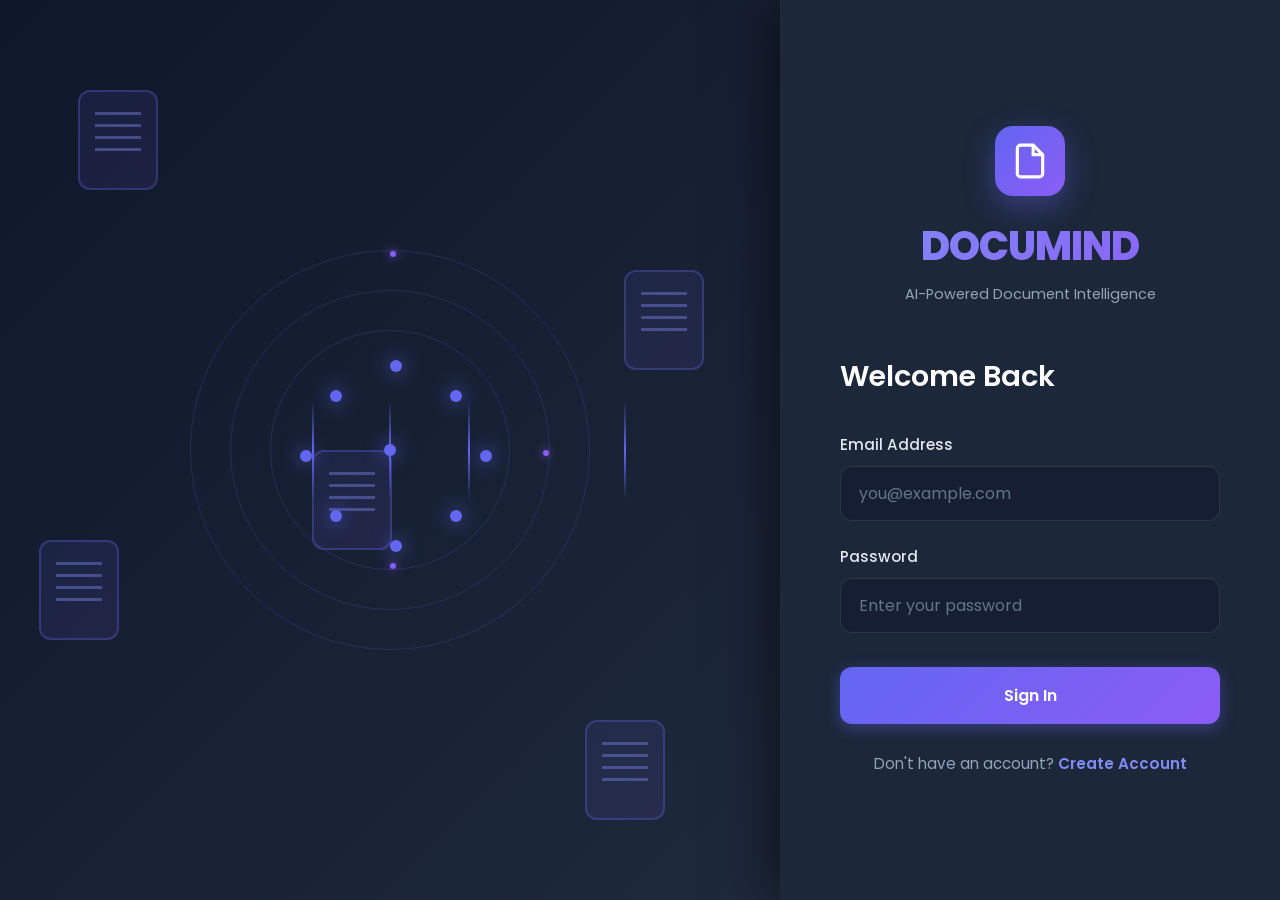
<file: templates/login.html>
<!DOCTYPE html>
<html lang="en">
<head>
    <meta charset="UTF-8">
    <meta name="viewport" content="width=device-width, initial-scale=1.0">
    <title>DocuMind - Login</title>
    <link href="https://fonts.googleapis.com/css2?family=Poppins:wght@300;400;500;600;700;800&display=swap" rel="stylesheet">
    <link rel="stylesheet" href="/static/login_style.css">
</head>
<body>
    <div class="left-section">
        <div class="animation-container">
            <div class="floating-docs">
                <div class="doc-icon"></div>
                <div class="doc-icon"></div>
                <div class="doc-icon"></div>
                <div class="doc-icon"></div>
                <div class="doc-icon"></div>
            </div>

            <div class="data-stream"></div>
            <div class="data-stream"></div>
            <div class="data-stream"></div>
            <div class="data-stream"></div>

            <div class="orbit-container">
                <div class="orbit">
                    <div class="particle"></div>
                </div>
                <div class="orbit">
                    <div class="particle"></div>
                </div>
                <div class="orbit">
                    <div class="particle"></div>
                </div>
            </div>

            <div class="ai-core">
                <div class="neural-network">
                    <div class="node"></div>
                    <div class="node"></div>
                    <div class="node"></div>
                    <div class="node"></div>
                    <div class="node"></div>
                    <div class="node"></div>
                    <div class="node"></div>
                    <div class="node"></div>
                    <div class="node"></div>
                </div>
            </div>
        </div>
    </div>

    <div class="right-section">
        <div class="login-container">
            <div class="logo-section">
                <div class="logo-icon">
                    <svg viewBox="0 0 24 24" fill="none" stroke="currentColor" stroke-width="2">
                        <path d="M14 2H6a2 2 0 0 0-2 2v16a2 2 0 0 0 2 2h12a2 2 0 0 0 2-2V8z"></path>
                        <polyline points="14 2 14 8 20 8"></polyline>
                    </svg>
                </div>
                <h1>DOCUMIND</h1>
                <p class="subtitle">AI-Powered Document Intelligence</p>
            </div>
            
            <h2 id="formTitle">Welcome Back</h2>
            
            <div class="error" id="errorMsg"></div>
            <div class="success" id="successMsg"></div>
            
            <form id="authForm">
                <div class="form-group">
                    <label for="email">Email Address</label>
                    <input type="email" id="email" placeholder="you@example.com" required autocomplete="email">
                </div>
                
                <div class="form-group">
                    <label for="password">Password</label>
                    <input type="password" id="password" placeholder="Enter your password" required autocomplete="current-password">
                </div>
                
                <button type="submit" id="submitBtn">Sign In</button>
            </form>
            
            <div class="toggle-form">
                <span>Don't have an account? <a id="toggleLink">Create Account</a></span>
            </div>
        </div>
    </div>

    <div class="loading-overlay" id="loadingOverlay">
        <div class="loader">
            <div class="document-loader">
                <div class="doc-page"></div>
                <div class="doc-page"></div>
                <div class="doc-page"></div>
            </div>
            <div class="ai-brain">
                <div class="brain-core"></div>
                <div class="brain-wave"></div>
                <div class="brain-wave"></div>
                <div class="brain-wave"></div>
            </div>
        </div>
        <p class="loading-text">Logging In</p>
        <p class="loading-subtext">Securing your session...</p>
    </div>

    
    <script src="/static/script_login.js"></script>
    
</body>
</html>
</file>
<file: static/login_style.css>
* {
            margin: 0;
            padding: 0;
            box-sizing: border-box;
        }

        body {
            font-family: 'Poppins', sans-serif;
            background: #0f172a;
            min-height: 100vh;
            display: flex;
            overflow: hidden;
        }

        .left-section {
            flex: 1;
            background: linear-gradient(135deg, #0f172a 0%, #1e293b 100%);
            display: flex;
            align-items: center;
            justify-content: center;
            position: relative;
            overflow: hidden;
        }

        .animation-container {
            position: relative;
            width: 100%;
            height: 100%;
            display: flex;
            align-items: center;
            justify-content: center;
        }

        /* Floating Documents Animation */
        .floating-docs {
            position: absolute;
            width: 100%;
            height: 100%;
        }

        .doc-icon {
            position: absolute;
            width: 80px;
            height: 100px;
            background: linear-gradient(135deg, rgba(99, 102, 241, 0.1), rgba(139, 92, 246, 0.1));
            border: 2px solid rgba(99, 102, 241, 0.3);
            border-radius: 12px;
            animation: float 15s infinite ease-in-out;
        }

        .doc-icon::before {
            content: '';
            position: absolute;
            top: 20px;
            left: 15px;
            right: 15px;
            height: 3px;
            background: rgba(129, 140, 248, 0.4);
            box-shadow: 0 12px 0 rgba(129, 140, 248, 0.4),
                        0 24px 0 rgba(129, 140, 248, 0.4),
                        0 36px 0 rgba(129, 140, 248, 0.4);
        }

        .doc-icon:nth-child(1) {
            top: 10%;
            left: 10%;
            animation-delay: 0s;
            animation-duration: 12s;
        }

        .doc-icon:nth-child(2) {
            top: 60%;
            left: 5%;
            animation-delay: 2s;
            animation-duration: 14s;
        }

        .doc-icon:nth-child(3) {
            top: 30%;
            left: 80%;
            animation-delay: 4s;
            animation-duration: 16s;
        }

        .doc-icon:nth-child(4) {
            top: 80%;
            left: 75%;
            animation-delay: 1s;
            animation-duration: 13s;
        }

        .doc-icon:nth-child(5) {
            top: 50%;
            left: 40%;
            animation-delay: 3s;
            animation-duration: 15s;
        }

        @keyframes float {
            0%, 100% {
                transform: translate(0, 0) rotate(0deg);
                opacity: 0.3;
            }
            25% {
                transform: translate(20px, -30px) rotate(5deg);
                opacity: 0.6;
            }
            50% {
                transform: translate(-15px, -60px) rotate(-5deg);
                opacity: 0.4;
            }
            75% {
                transform: translate(30px, -30px) rotate(3deg);
                opacity: 0.5;
            }
        }

        /* Central AI Brain */
        .ai-core {
            position: relative;
            width: 300px;
            height: 300px;
            z-index: 10;
        }

        .neural-network {
            position: absolute;
            width: 100%;
            height: 100%;
        }

        .node {
            position: absolute;
            width: 12px;
            height: 12px;
            background: #6366f1;
            border-radius: 50%;
            box-shadow: 0 0 20px #6366f1;
            animation: pulse 2s ease-in-out infinite;
        }

        .node:nth-child(1) { top: 50%; left: 50%; transform: translate(-50%, -50%); }
        .node:nth-child(2) { top: 20%; left: 50%; animation-delay: 0.2s; }
        .node:nth-child(3) { top: 80%; left: 50%; animation-delay: 0.4s; }
        .node:nth-child(4) { top: 50%; left: 20%; animation-delay: 0.6s; }
        .node:nth-child(5) { top: 50%; left: 80%; animation-delay: 0.8s; }
        .node:nth-child(6) { top: 30%; left: 30%; animation-delay: 1s; }
        .node:nth-child(7) { top: 70%; left: 70%; animation-delay: 1.2s; }
        .node:nth-child(8) { top: 30%; left: 70%; animation-delay: 1.4s; }
        .node:nth-child(9) { top: 70%; left: 30%; animation-delay: 1.6s; }

        @keyframes pulse {
            0%, 100% {
                transform: scale(1);
                box-shadow: 0 0 20px #6366f1;
            }
            50% {
                transform: scale(1.5);
                box-shadow: 0 0 40px #6366f1;
            }
        }

        .connection-line {
            position: absolute;
            height: 2px;
            background: linear-gradient(90deg, transparent, #8b5cf6, transparent);
            transform-origin: left center;
            opacity: 0;
            animation: connectionPulse 3s ease-in-out infinite;
        }

        @keyframes connectionPulse {
            0%, 100% { opacity: 0; }
            50% { opacity: 0.6; }
        }

        /* Orbiting Particles */
        .orbit-container {
            position: absolute;
            width: 400px;
            height: 400px;
            top: 50%;
            left: 50%;
            transform: translate(-50%, -50%);
        }

        .orbit {
            position: absolute;
            width: 100%;
            height: 100%;
            border: 1px solid rgba(99, 102, 241, 0.2);
            border-radius: 50%;
            animation: rotate 20s linear infinite;
        }

        .orbit:nth-child(2) {
            width: 80%;
            height: 80%;
            top: 10%;
            left: 10%;
            animation-duration: 15s;
            animation-direction: reverse;
        }

        .orbit:nth-child(3) {
            width: 60%;
            height: 60%;
            top: 20%;
            left: 20%;
            animation-duration: 25s;
        }

        @keyframes rotate {
            from { transform: rotate(0deg); }
            to { transform: rotate(360deg); }
        }

        .particle {
            position: absolute;
            width: 6px;
            height: 6px;
            background: #8b5cf6;
            border-radius: 50%;
            box-shadow: 0 0 10px #8b5cf6;
        }

        .orbit:nth-child(1) .particle { top: 0; left: 50%; }
        .orbit:nth-child(2) .particle { top: 50%; right: 0; }
        .orbit:nth-child(3) .particle { bottom: 0; left: 50%; }

        /* Data Stream Effect */
        .data-stream {
            position: absolute;
            width: 2px;
            height: 100px;
            background: linear-gradient(180deg, transparent, #6366f1, transparent);
            animation: stream 3s linear infinite;
        }

        .data-stream:nth-child(1) { left: 20%; animation-delay: 0s; }
        .data-stream:nth-child(2) { left: 40%; animation-delay: 0.5s; }
        .data-stream:nth-child(3) { left: 60%; animation-delay: 1s; }
        .data-stream:nth-child(4) { left: 80%; animation-delay: 1.5s; }

        @keyframes stream {
            0% {
                top: -100px;
                opacity: 0;
            }
            50% {
                opacity: 1;
            }
            100% {
                top: 100%;
                opacity: 0;
            }
        }

        .right-section {
            width: 500px;
            background: rgba(30, 41, 59, 0.95);
            backdrop-filter: blur(20px);
            display: flex;
            align-items: center;
            justify-content: center;
            padding: 60px;
            box-shadow: -10px 0 50px rgba(0, 0, 0, 0.5);
        }

        .login-container {
            width: 100%;
            max-width: 400px;
        }

        .logo-section {
            text-align: center;
            margin-bottom: 50px;
        }

        .logo-icon {
            width: 70px;
            height: 70px;
            background: linear-gradient(135deg, #6366f1, #8b5cf6);
            border-radius: 18px;
            display: inline-flex;
            align-items: center;
            justify-content: center;
            margin-bottom: 20px;
            box-shadow: 0 10px 30px rgba(99, 102, 241, 0.4);
        }

        .logo-icon svg {
            width: 38px;
            height: 38px;
            color: white;
        }

        h1 {
            font-size: 2.5em;
            font-weight: 800;
            background: linear-gradient(135deg, #818cf8, #8b5cf6);
            -webkit-background-clip: text;
            -webkit-text-fill-color: transparent;
            background-clip: text;
            margin-bottom: 8px;
            letter-spacing: -1px;
        }

        .subtitle {
            color: #94a3b8;
            font-size: 0.9em;
            font-weight: 400;
        }

        h2 {
            color: white;
            margin-bottom: 35px;
            font-size: 1.8em;
            font-weight: 600;
        }

        .form-group {
            margin-bottom: 24px;
        }

        label {
            display: block;
            margin-bottom: 10px;
            color: #e2e8f0;
            font-weight: 500;
            font-size: 0.95em;
        }

        input {
            width: 100%;
            padding: 14px 18px;
            background: rgba(15, 23, 42, 0.5);
            border: 1px solid rgba(255, 255, 255, 0.1);
            border-radius: 12px;
            font-size: 16px;
            color: white;
            transition: all 0.3s;
            font-family: 'Poppins', sans-serif;
        }

        input::placeholder {
            color: #64748b;
        }

        input:focus {
            outline: none;
            border-color: #6366f1;
            box-shadow: 0 0 0 3px rgba(99, 102, 241, 0.1);
            background: rgba(15, 23, 42, 0.7);
        }

        button {
            width: 100%;
            padding: 16px;
            background: linear-gradient(135deg, #6366f1 0%, #8b5cf6 100%);
            color: white;
            border: none;
            border-radius: 12px;
            font-size: 16px;
            font-weight: 600;
            cursor: pointer;
            transition: all 0.3s;
            margin-top: 10px;
            box-shadow: 0 4px 15px rgba(99, 102, 241, 0.4);
            font-family: 'Poppins', sans-serif;
        }

        button:hover:not(:disabled) {
            transform: translateY(-2px);
            box-shadow: 0 6px 20px rgba(99, 102, 241, 0.5);
        }

        button:disabled {
            opacity: 0.6;
            cursor: not-allowed;
        }

        .toggle-form {
            text-align: center;
            margin-top: 28px;
            color: #94a3b8;
            font-size: 0.95em;
        }

        .toggle-form a {
            color: #818cf8;
            text-decoration: none;
            font-weight: 600;
            cursor: pointer;
        }

        .toggle-form a:hover {
            color: #a5b4fc;
            text-decoration: underline;
        }

        .error {
            background: rgba(239, 68, 68, 0.1);
            border: 1px solid #ef4444;
            color: #fca5a5;
            padding: 14px;
            border-radius: 12px;
            margin-bottom: 24px;
            display: none;
            font-size: 0.95em;
        }

        .success {
            background: rgba(16, 185, 129, 0.1);
            border: 1px solid #10b981;
            color: #6ee7b7;
            padding: 14px;
            border-radius: 12px;
            margin-bottom: 24px;
            display: none;
            font-size: 0.95em;
        }

        .loading-overlay {
            position: fixed;
            top: 0;
            left: 0;
            width: 100%;
            height: 100%;
            background: rgba(15, 23, 42, 0.95);
            backdrop-filter: blur(10px);
            display: none;
            align-items: center;
            justify-content: center;
            flex-direction: column;
            z-index: 1000;
        }

        .loader {
            width: 150px;
            height: 150px;
            position: relative;
            margin-bottom: 40px;
        }

        .document-loader {
            position: absolute;
            width: 100%;
            height: 100%;
        }

        .doc-page {
            position: absolute;
            width: 80px;
            height: 100px;
            background: linear-gradient(135deg, rgba(99, 102, 241, 0.1), rgba(139, 92, 246, 0.1));
            border: 2px solid #6366f1;
            border-radius: 8px;
            top: 50%;
            left: 50%;
            transform-origin: center;
        }

        .doc-page::before {
            content: '';
            position: absolute;
            top: 15px;
            left: 10px;
            right: 10px;
            height: 2px;
            background: #818cf8;
            opacity: 0.5;
            box-shadow: 0 8px 0 #818cf8, 0 16px 0 #818cf8, 0 24px 0 #818cf8;
        }

        .doc-page:nth-child(1) {
            animation: rotateDoc1 3s cubic-bezier(0.645, 0.045, 0.355, 1) infinite;
            z-index: 3;
        }

        .doc-page:nth-child(2) {
            animation: rotateDoc2 3s cubic-bezier(0.645, 0.045, 0.355, 1) infinite;
            z-index: 2;
            opacity: 0.7;
        }

        .doc-page:nth-child(3) {
            animation: rotateDoc3 3s cubic-bezier(0.645, 0.045, 0.355, 1) infinite;
            z-index: 1;
            opacity: 0.4;
        }

        @keyframes rotateDoc1 {
            0%, 100% { transform: translate(-50%, -50%) rotate(0deg) translateY(0px); }
            33% { transform: translate(-50%, -50%) rotate(120deg) translateY(-20px); }
            66% { transform: translate(-50%, -50%) rotate(240deg) translateY(-20px); }
        }

        @keyframes rotateDoc2 {
            0%, 100% { transform: translate(-50%, -50%) rotate(120deg) translateY(0px); }
            33% { transform: translate(-50%, -50%) rotate(240deg) translateY(-20px); }
            66% { transform: translate(-50%, -50%) rotate(360deg) translateY(-20px); }
        }

        @keyframes rotateDoc3 {
            0%, 100% { transform: translate(-50%, -50%) rotate(240deg) translateY(0px); }
            33% { transform: translate(-50%, -50%) rotate(360deg) translateY(-20px); }
            66% { transform: translate(-50%, -50%) rotate(480deg) translateY(-20px); }
        }

        .ai-brain {
            position: absolute;
            width: 60px;
            height: 60px;
            top: 50%;
            left: 50%;
            transform: translate(-50%, -50%);
            z-index: 4;
        }

        .brain-core {
            position: absolute;
            width: 100%;
            height: 100%;
            border: 3px solid #8b5cf6;
            border-radius: 50%;
            animation: brainPulse 2s ease-in-out infinite;
        }

        .brain-wave {
            position: absolute;
            width: 100%;
            height: 100%;
            border: 2px solid #818cf8;
            border-radius: 50%;
            opacity: 0;
            animation: brainWave 2s ease-out infinite;
        }

        .brain-wave:nth-child(2) { animation-delay: 0.5s; }
        .brain-wave:nth-child(3) { animation-delay: 1s; }

        @keyframes brainPulse {
            0%, 100% { transform: scale(1); opacity: 1; }
            50% { transform: scale(1.1); opacity: 0.8; }
        }

        @keyframes brainWave {
            0% { transform: scale(0.8); opacity: 0; }
            50% { opacity: 0.5; }
            100% { transform: scale(1.5); opacity: 0; }
        }

        .loading-text {
            font-size: 1.3em;
            font-weight: 600;
            color: #818cf8;
            animation: textPulse 1.5s ease-in-out infinite;
        }

        .loading-subtext {
            margin-top: 10px;
            font-size: 0.95em;
            color: #64748b;
        }

        @keyframes textPulse {
            0%, 100% { opacity: 1; }
            50% { opacity: 0.6; }
        }

        @media (max-width: 1024px) {
            .left-section {
                display: none;
            }
            .right-section {
                width: 100%;
            }
        }
</file>
